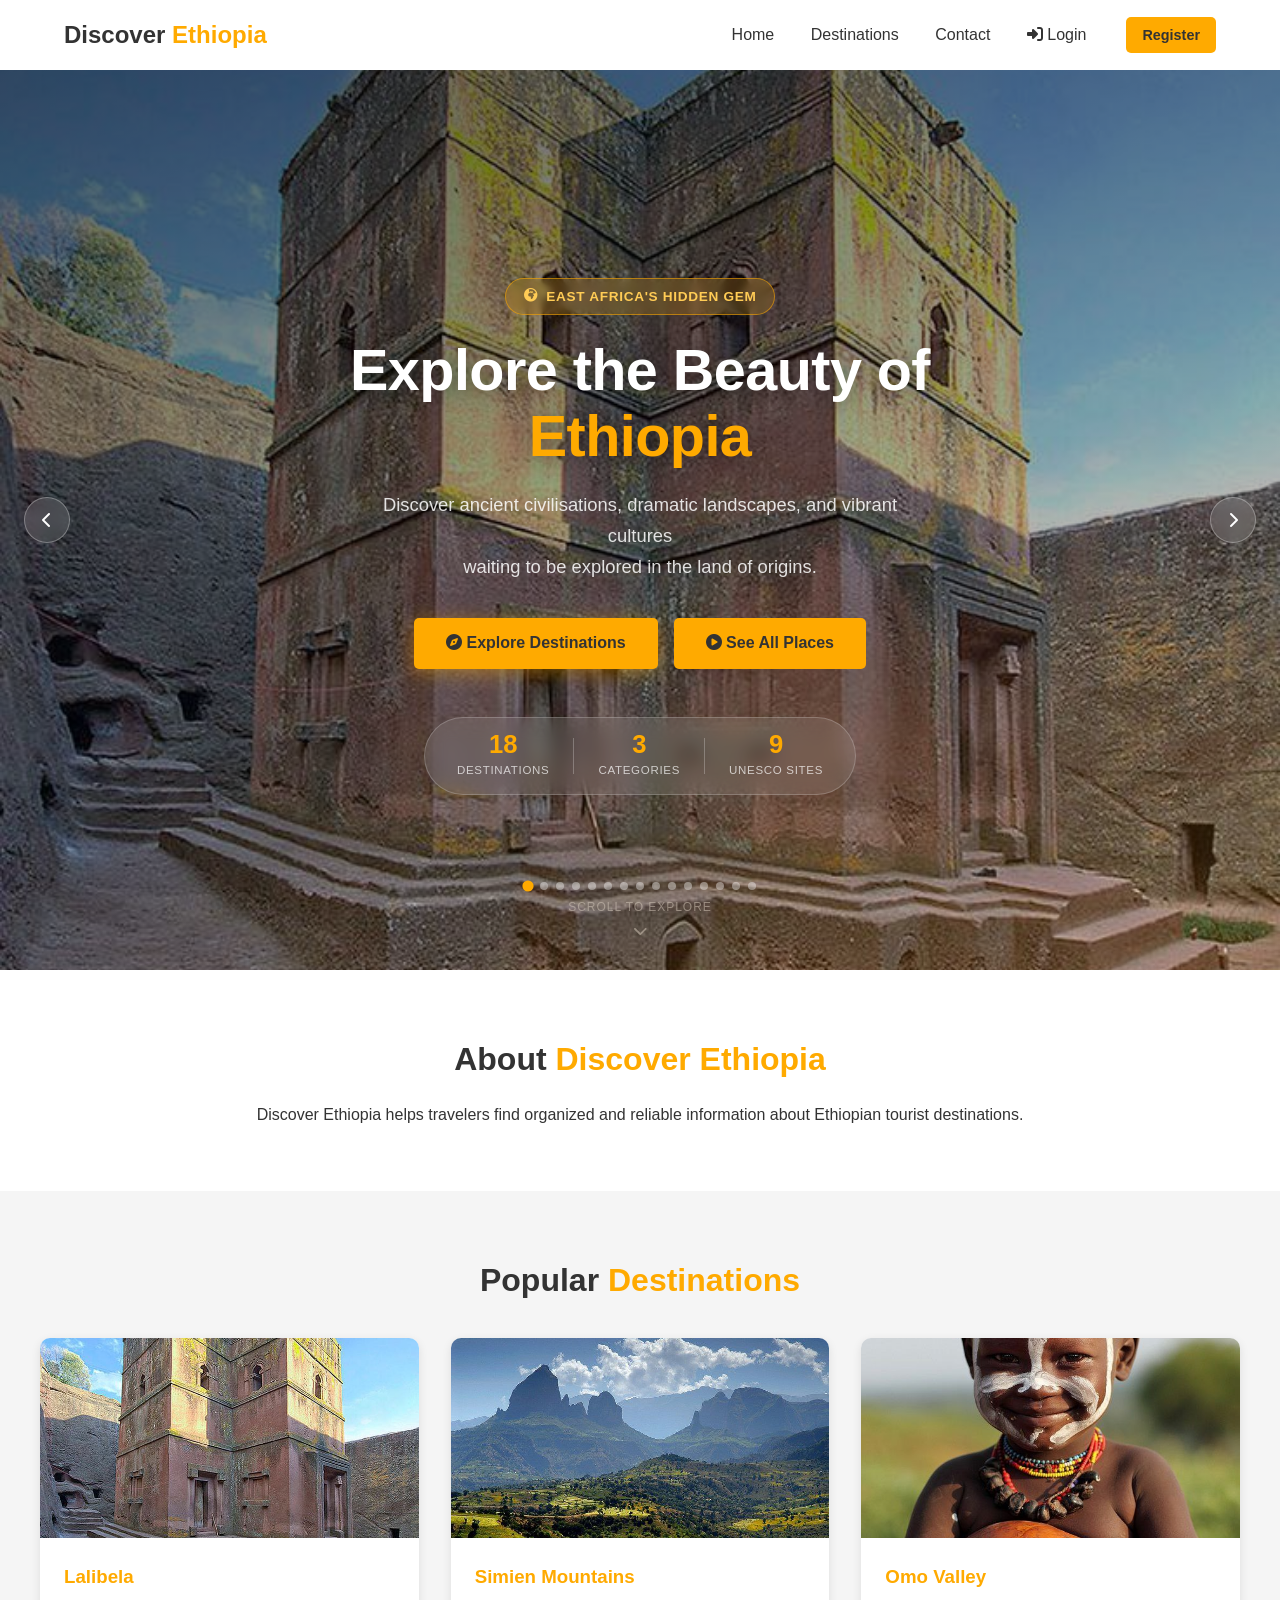
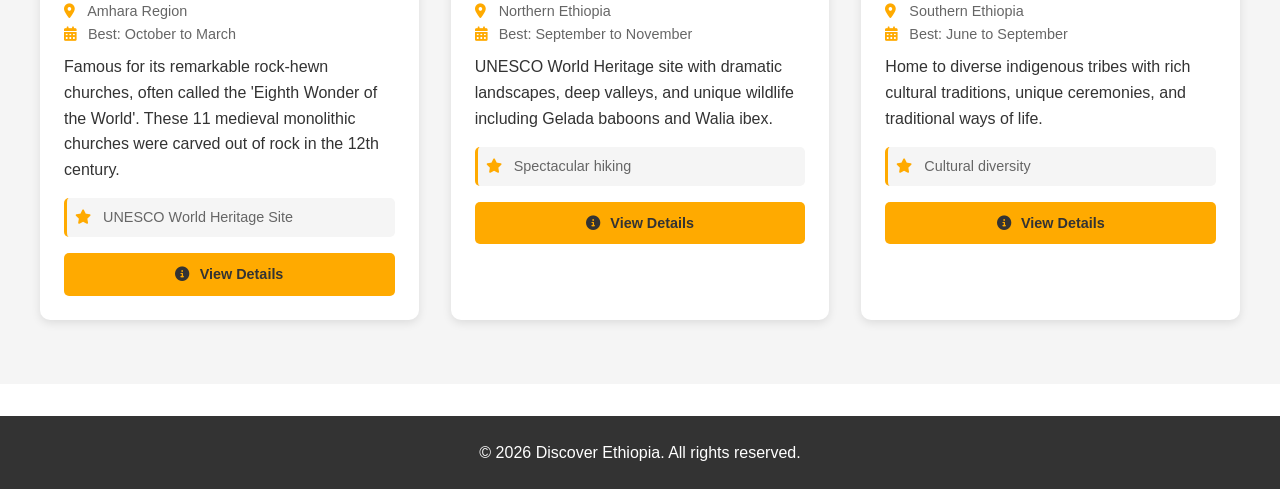
<file: index.html>
<!DOCTYPE html>
<html lang="en">
<head>
    <meta charset="UTF-8">
    <meta name="viewport" content="width=device-width, initial-scale=1.0">
    <title>Discover Ethiopia</title>
    <link rel="stylesheet" href="css/style.css">
    <link rel="stylesheet" href="https://cdnjs.cloudflare.com/ajax/libs/font-awesome/6.4.0/css/all.min.css">
</head>
<body>
    <nav>
        <div class="logo">Discover <span>Ethiopia</span></div>
        <div class="nav-links">
            <a href="index.html">Home</a>
            <a href="destinations.html">Destinations</a>
            <a href="contact.html">Contact</a>
            <div id="authNav"></div>
        </div>
    </nav>

    <div class="hero">
        <div class="hero-slides" id="heroSlides"></div>
        <div class="hero-dots" id="heroDots"></div>
        <button class="hero-arrow hero-arrow-prev" id="heroPrev" aria-label="Previous slide">
            <i class="fas fa-chevron-left"></i>
        </button>
        <button class="hero-arrow hero-arrow-next" id="heroNext" aria-label="Next slide">
            <i class="fas fa-chevron-right"></i>
        </button>
        <div class="hero-content">
            <div class="hero-badge"><i class="fas fa-globe-africa"></i> East Africa's Hidden Gem</div>
            <h1>Explore the Beauty of<br><span class="gold">Ethiopia</span></h1>
            <p>Discover ancient civilisations, dramatic landscapes, and vibrant cultures<br>waiting to be explored in the land of origins.</p>
            <div class="hero-actions">
                <a href="destinations.html" class="btn hero-btn-primary">
                    <i class="fas fa-compass"></i> Explore Destinations
                </a>
                <a href="destinations.html" class="btn hero-btn-secondary">
                    <i class="fas fa-play-circle"></i> See All Places
                </a>
            </div>
            <div class="hero-stats">
                <div class="hero-stat">
                    <span class="stat-number">18</span>
                    <span class="stat-label">Destinations</span>
                </div>
                <div class="hero-stat-divider"></div>
                <div class="hero-stat">
                    <span class="stat-number">3</span>
                    <span class="stat-label">Categories</span>
                </div>
                <div class="hero-stat-divider"></div>
                <div class="hero-stat">
                    <span class="stat-number">9</span>
                    <span class="stat-label">UNESCO Sites</span>
                </div>
            </div>
        </div>
        <div class="hero-scroll-hint">
            <span>Scroll to explore</span>
            <i class="fas fa-chevron-down"></i>
        </div>
    </div>

    <div class="about">
        <h2>About <span class="gold">Discover Ethiopia</span></h2>
        <p>Discover Ethiopia helps travelers find organized and reliable information about Ethiopian tourist destinations.</p>
    </div>

    <div class="popular">
        <h2>Popular <span class="gold">Destinations</span></h2>
        <div class="destination-list" id="featuredDestinations"></div>
    </div>

    <footer>
        <p>© 2026 Discover Ethiopia. All rights reserved.</p>
    </footer>

    <script src="js/auth.js"></script>
    <script src="js/script.js"></script>
    <script>
        const heroImages = [
            { src: 'assets/Lalibela.jpg.jpg',        caption: 'Lalibela' },
            { src: 'assets/simen mountains.jpg.jpg', caption: 'Simien Mountains' },
            { src: 'assets/depression.jpg',          caption: 'Danakil Depression' },
            { src: 'assets/gondar.jpg',              caption: 'Gondar Castles' },
            { src: 'assets/omo.jpg',                 caption: 'Omo Valley' },
            { src: 'assets/Axum.jpg',                caption: 'Axum' },
            { src: 'assets/blue nile.jpg.jpg',       caption: 'Blue Nile Falls' },
            { src: 'assets/timket.jpg',              caption: 'Timket Festival' },
            { src: 'assets/tana.jpg',                caption: 'Lake Tana' },
            { src: 'assets/harar.jpg',               caption: 'Harar Jugol' },
            { src: 'assets/Erta Ale.jpg',            caption: 'Erta Ale' },
            { src: 'assets/bale.jpg',                caption: 'Bale Mountains' },
            { src: 'assets/meskel.jpg',              caption: 'Meskel Festival' },
            { src: 'assets/coffee.jpg',              caption: 'Coffee Ceremony' },
            { src: 'assets/merkato.jpg',             caption: 'Addis Merkato' },
        ];

        const slidesEl = document.getElementById('heroSlides');
        const dotsEl   = document.getElementById('heroDots');
        const prevBtn  = document.getElementById('heroPrev');
        const nextBtn  = document.getElementById('heroNext');
        let current = 0, timer;

        heroImages.forEach((img, i) => {
            const div = document.createElement('div');
            div.className = 'hero-slide' + (i === 0 ? ' active' : '');
            div.style.backgroundImage = `url('${img.src}')`;
            slidesEl.appendChild(div);

            const dot = document.createElement('button');
            dot.className = 'hero-dot' + (i === 0 ? ' active' : '');
            dot.setAttribute('aria-label', img.caption);
            dot.addEventListener('click', () => goTo(i));
            dotsEl.appendChild(dot);
        });

        function goTo(index) {
            slidesEl.querySelectorAll('.hero-slide')[current].classList.remove('active');
            dotsEl.querySelectorAll('.hero-dot')[current].classList.remove('active');
            current = (index + heroImages.length) % heroImages.length;
            slidesEl.querySelectorAll('.hero-slide')[current].classList.add('active');
            dotsEl.querySelectorAll('.hero-dot')[current].classList.add('active');
            resetTimer();
        }

        function resetTimer() {
            clearInterval(timer);
            timer = setInterval(() => goTo(current + 1), 5000);
        }

        prevBtn.addEventListener('click', () => goTo(current - 1));
        nextBtn.addEventListener('click', () => goTo(current + 1));
        document.querySelector('.hero').addEventListener('mouseenter', () => clearInterval(timer));
        document.querySelector('.hero').addEventListener('mouseleave', resetTimer);
        resetTimer();
    </script>
</body>
</html>
</file>
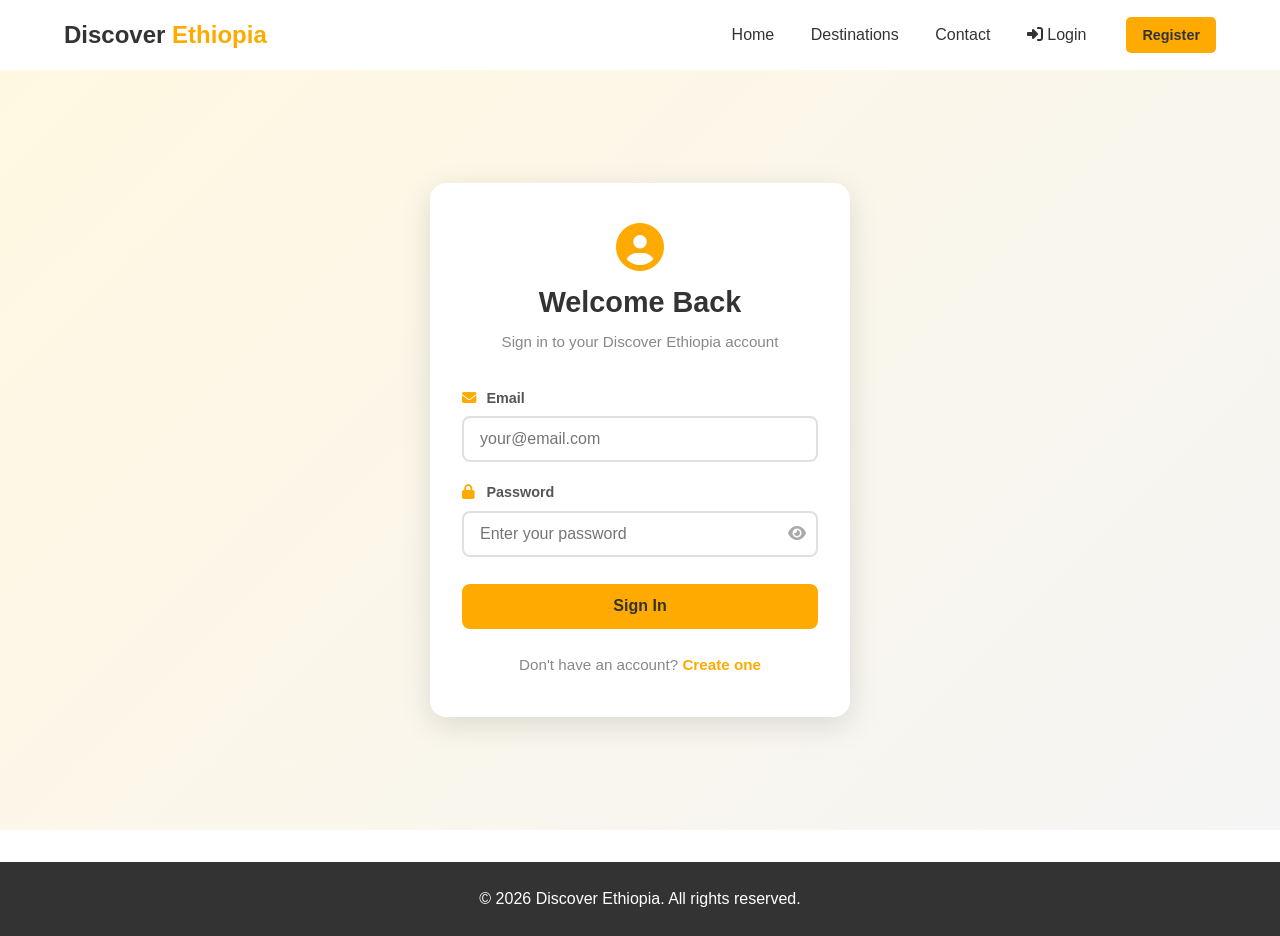
<file: admin.html>
<!DOCTYPE html>
<html lang="en">
<head>
    <meta charset="UTF-8">
    <meta name="viewport" content="width=device-width, initial-scale=1.0">
    <title>Admin - Discover Ethiopia</title>
    <link rel="stylesheet" href="css/style.css">
    <link rel="stylesheet" href="https://cdnjs.cloudflare.com/ajax/libs/font-awesome/6.4.0/css/all.min.css">
</head>
<body>
    <nav>
        <div class="logo">Discover <span>Ethiopia</span></div>
        <div class="nav-links">
            <a href="index.html">Home</a>
            <a href="destinations.html">Destinations</a>
            <a href="contact.html">Contact</a>
            <div id="authNav"></div>
        </div>
    </nav>

    <!-- Access denied (shown when not logged in) -->
    <div id="accessDenied" style="display:none;" class="detail-error">
        <i class="fas fa-lock"></i>
        <h2>Login Required</h2>
        <p>You must be logged in to access the admin panel.</p>
        <a href="login.html?redirect=admin.html" class="btn">Login</a>
    </div>

    <!-- Admin panel (shown when logged in) -->
    <div id="adminPanel" style="display:none;">

        <div class="admin-header">
            <div class="admin-header-text">
                <h1><i class="fas fa-shield-alt"></i> Admin Panel</h1>
                <p>Add and manage Ethiopian destinations</p>
            </div>
            <a href="destinations.html" class="btn btn-outline">
                <i class="fas fa-eye"></i> View All Destinations
            </a>
        </div>

        <div class="admin-container">

            <!-- ── ADD PLACE FORM ── -->
            <div class="admin-form-card">
                <h2><i class="fas fa-plus-circle"></i> Add New Destination</h2>

                <div id="formSuccess" class="auth-success" style="display:none;"></div>
                <div id="formError"   class="auth-error"   style="display:none;"></div>

                <form id="addPlaceForm" class="add-place-form">
                    <div class="form-row">
                        <div class="form-group">
                            <label>Place Name *</label>
                            <input type="text" id="pName" placeholder="e.g. Lalibela" required />
                        </div>
                        <div class="form-group">
                            <label>Region *</label>
                            <input type="text" id="pRegion" placeholder="e.g. Amhara Region" required />
                        </div>
                    </div>

                    <div class="form-row">
                        <div class="form-group">
                            <label>Category *</label>
                            <select id="pCategory" required>
                                <option value="">-- Select category --</option>
                                <option value="historical">Historical Site</option>
                                <option value="natural">Natural Wonder</option>
                                <option value="cultural">Cultural Experience</option>
                            </select>
                        </div>
                        <div class="form-group">
                            <label>Best Time to Visit *</label>
                            <input type="text" id="pBestTime" placeholder="e.g. October to March" required />
                        </div>
                    </div>

                    <div class="form-group">
                        <label>Short Description *</label>
                        <textarea id="pDescription" rows="3" placeholder="Brief overview of the place (shown on cards)..." required></textarea>
                    </div>

                    <div class="form-group">
                        <label>Importance / Why Visit *</label>
                        <input type="text" id="pImportance" placeholder="e.g. UNESCO World Heritage Site" required />
                    </div>

                    <div class="form-row">
                        <div class="form-group">
                            <label>Latitude *</label>
                            <input type="number" id="pLat" step="any" placeholder="e.g. 12.0319" required />
                        </div>
                        <div class="form-group">
                            <label>Longitude *</label>
                            <input type="number" id="pLng" step="any" placeholder="e.g. 39.0474" required />
                        </div>
                    </div>

                    <div class="form-row">
                        <div class="form-group">
                            <label>Entry Fee</label>
                            <input type="text" id="pEntryFee" placeholder="e.g. $15 USD" />
                        </div>
                        <div class="form-group">
                            <label>Suggested Duration</label>
                            <input type="text" id="pDuration" placeholder="e.g. 1-2 days" />
                        </div>
                    </div>

                    <div class="form-group">
                        <label>Highlights <span class="label-hint">(comma-separated)</span></label>
                        <input type="text" id="pHighlights" placeholder="e.g. Rock churches, Ancient ruins, UNESCO site" />
                    </div>

                    <div class="form-group">
                        <label>Image Path <span class="label-hint">(relative, e.g. assets/myimage.jpg)</span></label>
                        <input type="text" id="pImage" placeholder="assets/Lalibela.jpg.jpg" />
                    </div>

                    <button type="submit" class="btn admin-submit-btn" id="submitBtn">
                        <span id="btnText"><i class="fas fa-plus"></i> Add Destination</span>
                        <span id="btnSpinner" style="display:none;"><i class="fas fa-spinner fa-spin"></i> Saving...</span>
                    </button>
                </form>
            </div>

            <!-- ── LIVE DESTINATIONS LIST ── -->
            <div class="admin-list-card">
                <div class="admin-list-header">
                    <h2><i class="fas fa-list"></i> All Destinations</h2>
                    <span class="admin-count" id="destCount">Loading...</span>
                </div>
                <div class="admin-search">
                    <i class="fas fa-search"></i>
                    <input type="text" id="adminSearch" placeholder="Search destinations..." oninput="filterList(this.value)" />
                </div>
                <div id="adminDestList" class="admin-dest-list">
                    <div class="loading"><i class="fas fa-spinner fa-spin"></i> Loading...</div>
                </div>
            </div>

        </div>
    </div>

    <footer>
        <p>© 2026 Discover Ethiopia. All rights reserved.</p>
    </footer>

    <script src="js/auth.js"></script>
    <script>
        const API = 'https://discover-ethiopia-backend.onrender.com';
        let allDestinations = [];

        // Check auth on load
        const user = getUser();
        if (!user) {
            document.getElementById('accessDenied').style.display = 'flex';
        } else {
            document.getElementById('adminPanel').style.display = 'block';
            renderAuthNav(document.getElementById('authNav'));
            loadDestinations();
        }

         
    
// ==========================================
//  ADMIN PANEL LOGIC
// ==========================================

(async function initAdminPanel() {
    const user = await getUser(); // Support async
    const OWNER_EMAIL = 'demo-admin@discoverethiopia.com';
    
    const adminPanel = document.getElementById('adminPanel');
    if (!adminPanel) return;
    
    if (user) {
        adminPanel.style.display = 'block';
        
        // Owner-only features
        const addFormSection = document.querySelector('.admin-form-card');
        if (addFormSection) {
            addFormSection.style.display = 
                user.email === OWNER_EMAIL ? 'block' : 'none';
        }
        
        await loadDestinations(); // Wait for data to load
    } else {
        // Preserve return URL
        const returnUrl = encodeURIComponent('admin.html');
        window.location.href = `login.html?redirect=${returnUrl}`;
        return;
    }
    
    // Update navigation
    const navElement = document.getElementById('authNav');
    if (navElement && typeof renderAuthNav === 'function') {
        renderAuthNav(navElement);
    }
})();
        
        async function loadDestinations() {
            try {
                const res = await fetch(`${API}/api/destinations`);
                allDestinations = await res.json();
                renderList(allDestinations);
                document.getElementById('destCount').textContent = `${allDestinations.length} places`;
            } catch (err) {
                document.getElementById('adminDestList').innerHTML =
                    '<p class="admin-error">Could not load destinations. Is the server running?</p>';
            }
        }

        function renderList(destinations) {
            const container = document.getElementById('adminDestList');
            if (!destinations.length) {
                container.innerHTML = '<p class="admin-empty">No destinations found.</p>';
                return;
            }
            container.innerHTML = destinations.map(d => `
                <div class="admin-dest-item" id="item-${d._id}">
                    <img src="${d.image}" alt="${d.name}" onerror="this.src='assets/Lalibela.jpg.jpg'">
                    <div class="admin-dest-info">
                        <strong>${d.name}</strong>
                        <span class="admin-cat-badge admin-cat-${d.category}">${d.category}</span>
                        <small><i class="fas fa-map-marker-alt"></i> ${d.region}</small>
                    </div>
                    <div class="admin-dest-actions">
                        <a href="place.html?name=${d.name}" target="_blank" class="admin-btn-view" title="View detail">
                            <i class="fas fa-eye"></i>
                        </a>
                        <button class="admin-btn-delete" onclick="deleteDestination('${d._id}', '${d.name.replace(/'/g,"\\'")}')">
                            <i class="fas fa-trash"></i>
                        </button>
                    </div>
                </div>
            `).join('');
        }
        function filterList(query) {
            const q = query.toLowerCase();
            const filtered = allDestinations.filter(d =>
                d.name.toLowerCase().includes(q) ||
                d.region.toLowerCase().includes(q) ||
                d.category.toLowerCase().includes(q)
            );
            renderList(filtered);
        }

        // ── Add destination form submit ──
        document.getElementById('addPlaceForm').addEventListener('submit', async function(e) {
            e.preventDefault();
            hideMessages();
            setLoading(true);

            const highlights = document.getElementById('pHighlights').value
                .split(',').map(h => h.trim()).filter(Boolean);

            const payload = {
                name:        document.getElementById('pName').value.trim(),
                region:      document.getElementById('pRegion').value.trim(),
                category:    document.getElementById('pCategory').value,
                description: document.getElementById('pDescription').value.trim(),
                importance:  document.getElementById('pImportance').value.trim(),
                bestTime:    document.getElementById('pBestTime').value.trim(),
                lat:         document.getElementById('pLat').value,
                lng:         document.getElementById('pLng').value,
                entryFee:    document.getElementById('pEntryFee').value.trim(),
                duration:    document.getElementById('pDuration').value.trim(),
                image:       document.getElementById('pImage').value.trim() || 'assets/Lalibela.jpg.jpg',
                highlights
            };

            try {
                const res = await fetch(`${API}/api/destinations`, {
                    method: 'POST',
                    headers: {
                        'Content-Type': 'application/json',
                        'Authorization': `Bearer ${getToken()}`
                    },
                    body: JSON.stringify(payload)
                });

                const data = await res.json();
                if (!res.ok) throw new Error(data.message || 'Failed to add destination');

                // Add to list WITHOUT page refresh
                allDestinations.unshift(data);
                renderList(allDestinations);
                document.getElementById('destCount').textContent = `${allDestinations.length} places`;

                showSuccess(`✓ "${data.name}" added successfully!`);
                document.getElementById('addPlaceForm').reset();
                document.getElementById('adminDestList').scrollIntoView({ behavior: 'smooth' });

            } catch (err) {
                showError(err.message);
            } finally {
                setLoading(false);
            }
        });

        // ── Delete destination ──
        async function deleteDestination(id, name) {
            if (!confirm(`Delete "${name}"? This cannot be undone.`)) return;

            try {
                const res = await fetch(`${API}/api/destinations/${id}`, {
                    method: 'DELETE',
                    headers: { 'Authorization': `Bearer ${getToken()}` }
                });
                if (!res.ok) throw new Error('Delete failed');

                // Remove from list without page refresh
                allDestinations = allDestinations.filter(d => d._id !== id);
                renderList(allDestinations);
                document.getElementById('destCount').textContent = `${allDestinations.length} places`;

            } catch (err) {
                alert('Error: ' + err.message);
            }
        }

        function setLoading(on) {
            document.getElementById('submitBtn').disabled = on;
            document.getElementById('btnText').style.display = on ? 'none' : 'inline';
            document.getElementById('btnSpinner').style.display = on ? 'inline' : 'none';
        }
        function showSuccess(msg) {
            const el = document.getElementById('formSuccess');
            el.textContent = msg; el.style.display = 'block';
            setTimeout(() => el.style.display = 'none', 4000);
        }
        function showError(msg) {
            const el = document.getElementById('formError');
            el.textContent = msg; el.style.display = 'block';
        }
        function hideMessages() {
            document.getElementById('formSuccess').style.display = 'none';
            document.getElementById('formError').style.display = 'none';
        }
    </script>
</body>
</html>
</file>
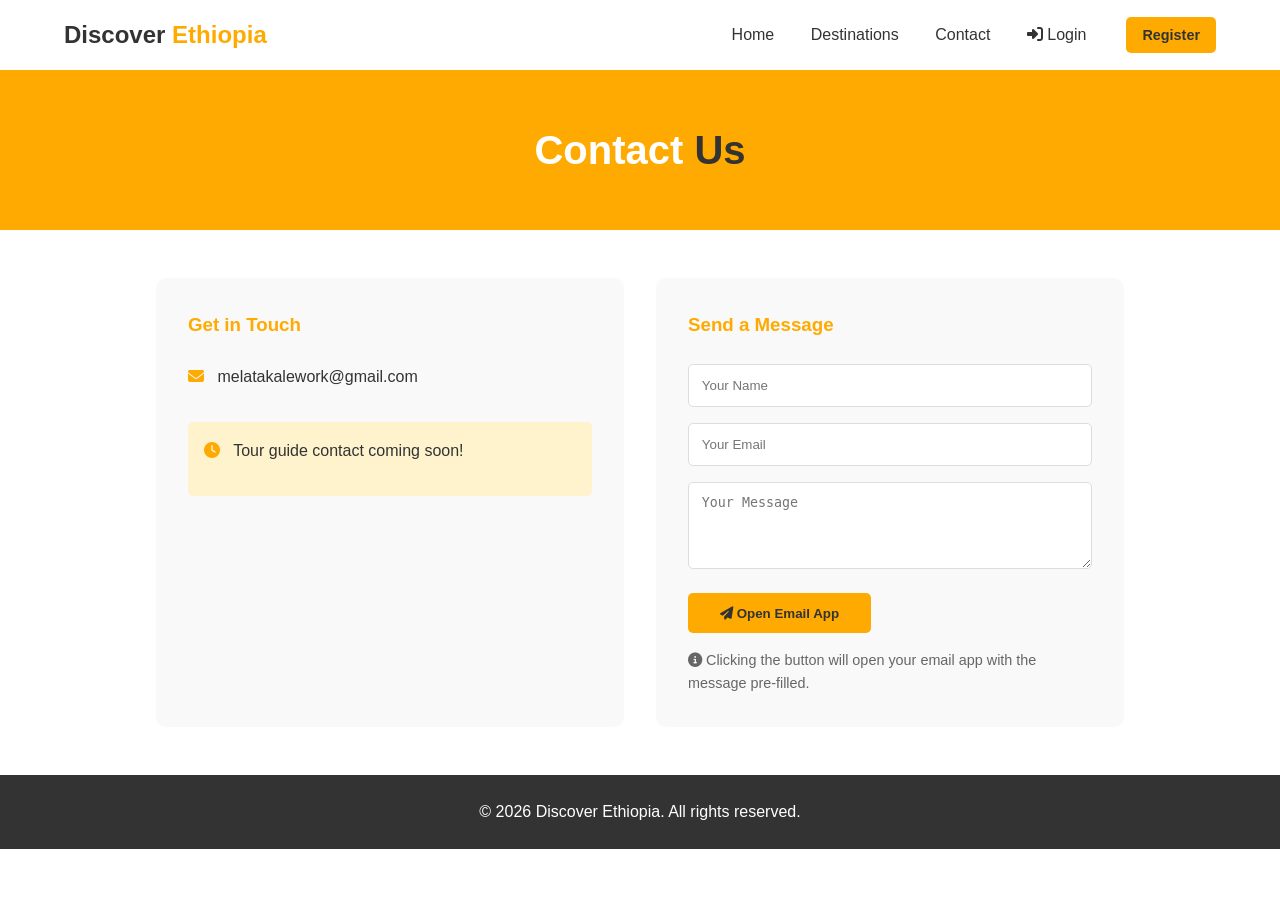
<file: contact.html>
<!doctype html>
<html lang="en">
  <head>
    <meta charset="UTF-8" />
    <meta name="viewport" content="width=device-width, initial-scale=1.0" />
    <title>Contact - Discover Ethiopia</title>
    <link rel="stylesheet" href="css/style.css" />
    <link
      rel="stylesheet"
      href="https://cdnjs.cloudflare.com/ajax/libs/font-awesome/6.4.0/css/all.min.css"
    />
  </head>
  <body>
    <nav>
      <div class="logo">Discover <span>Ethiopia</span></div>
      <div class="nav-links">
        <a href="index.html">Home</a>
        <a href="destinations.html">Destinations</a>
        <a href="contact.html">Contact</a>
        <div id="authNav"></div>
      </div>
    </nav>

    <div class="page-header">
      <h1>Contact <span class="gold">Us</span></h1>
    </div>

    <div class="contact-container">
      <div class="contact-info">
        <h3>Get in Touch</h3>
        <p><i class="fas fa-envelope"></i> melatakalework@gmail.com</p>

        <div class="coming-soon">
          <p><i class="fas fa-clock"></i> Tour guide contact coming soon!</p>
        </div>
      </div>

      <div class="contact-form">
        <h3>Send a Message</h3>
        <form id="contactForm">
          <input
            type="text"
            id="contactName"
            placeholder="Your Name"
            required
          />
          <input
            type="email"
            id="contactEmail"
            placeholder="Your Email"
            required
          />
          <textarea
            id="contactMessage"
            placeholder="Your Message"
            rows="4"
            required
          ></textarea>
          <button type="submit" class="btn">
            <i class="fas fa-paper-plane"></i> Open Email App
          </button>
        </form>
        <p class="note">
          <i class="fas fa-info-circle"></i> Clicking the button will open your
          email app with the message pre-filled.
        </p>
      </div>
    </div>

    <footer>
      <p>© 2026 Discover Ethiopia. All rights reserved.</p>
    </footer>

    <script src="js/auth.js"></script>
    <script src="js/script.js"></script>
  </body>
</html>
</file>
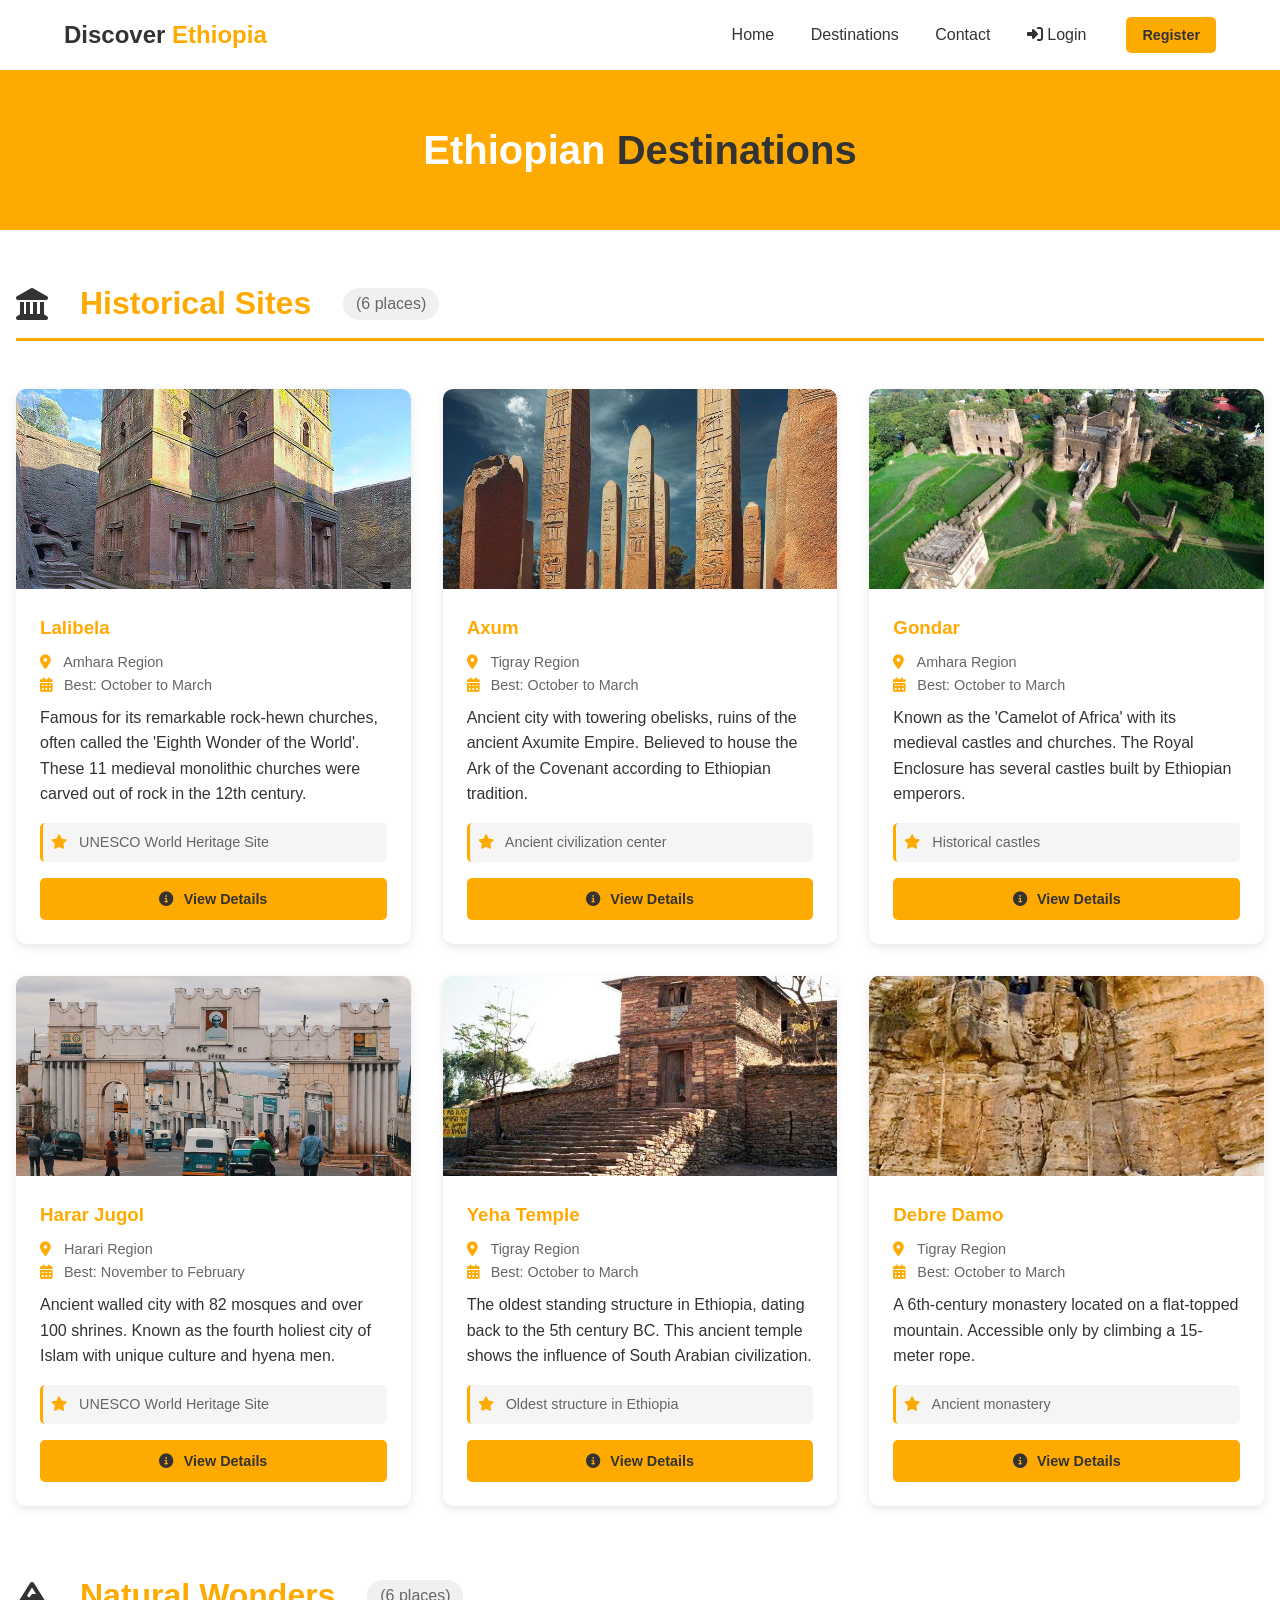
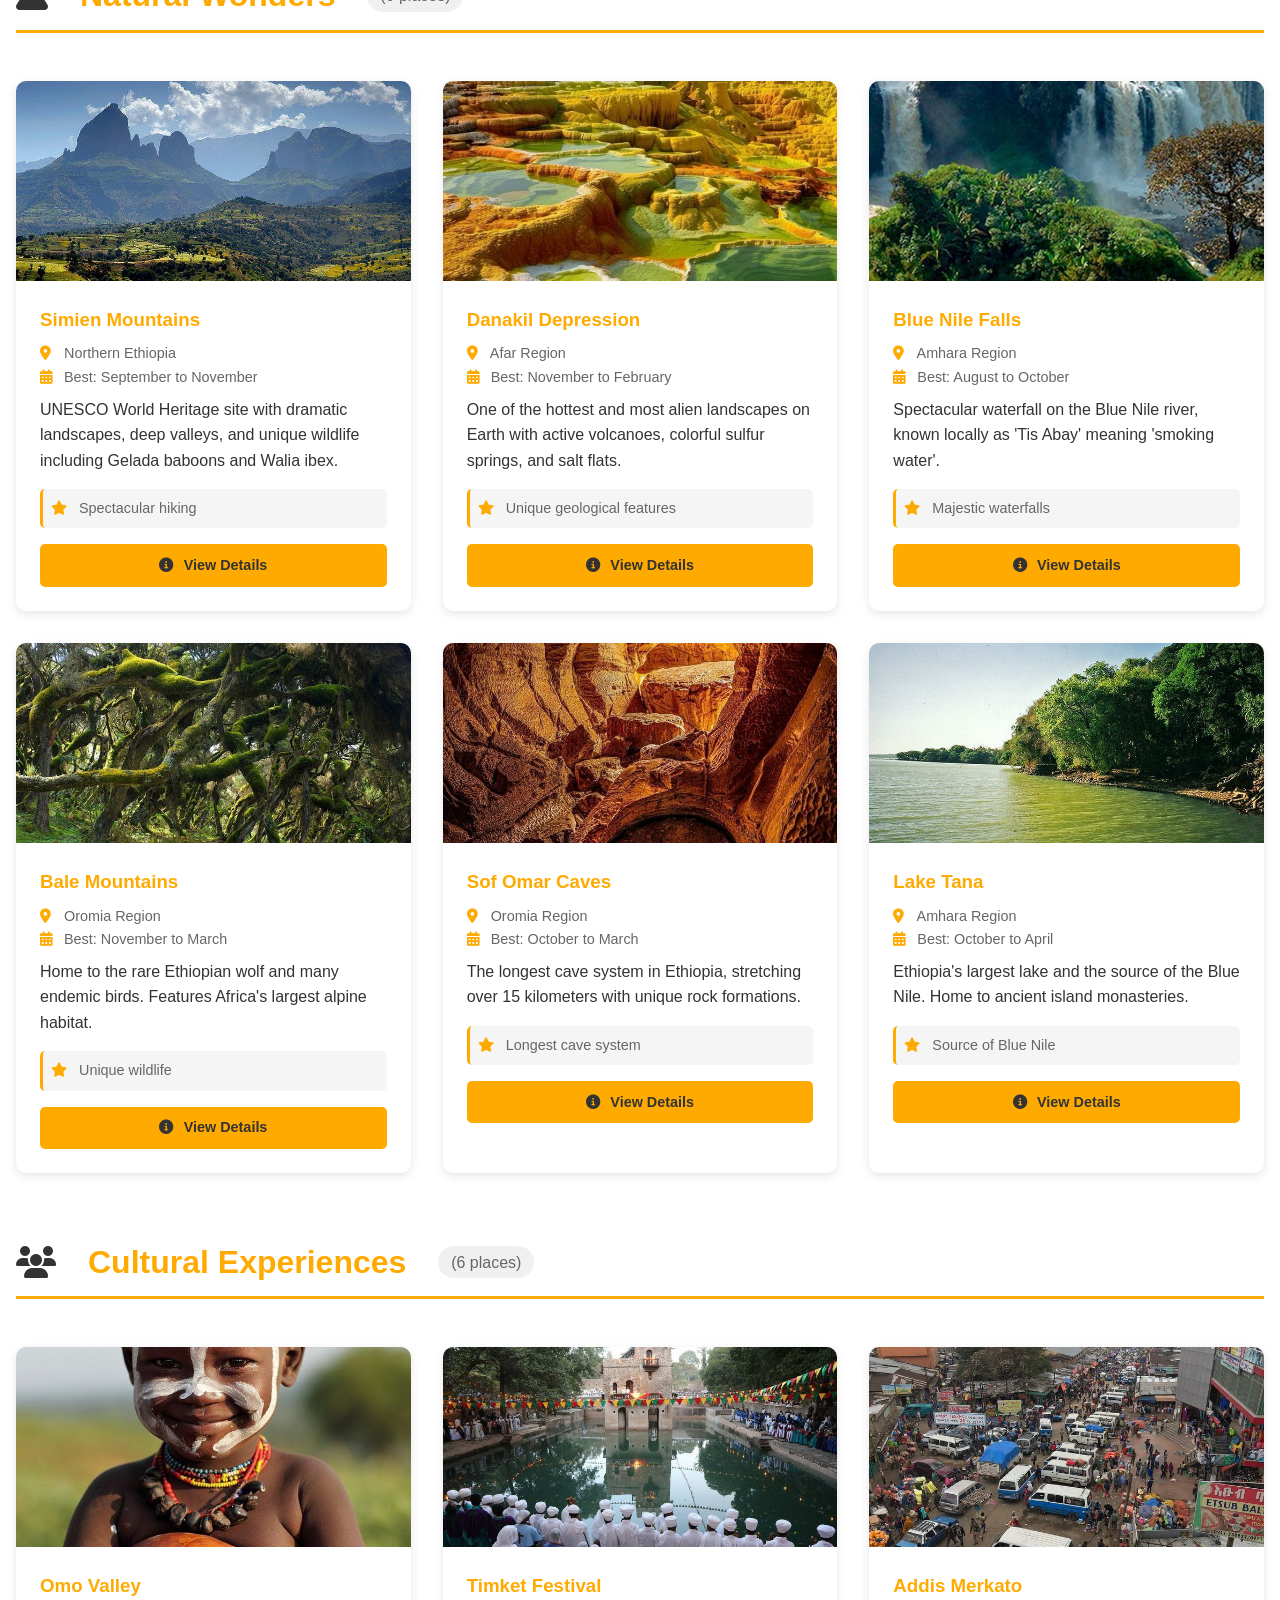
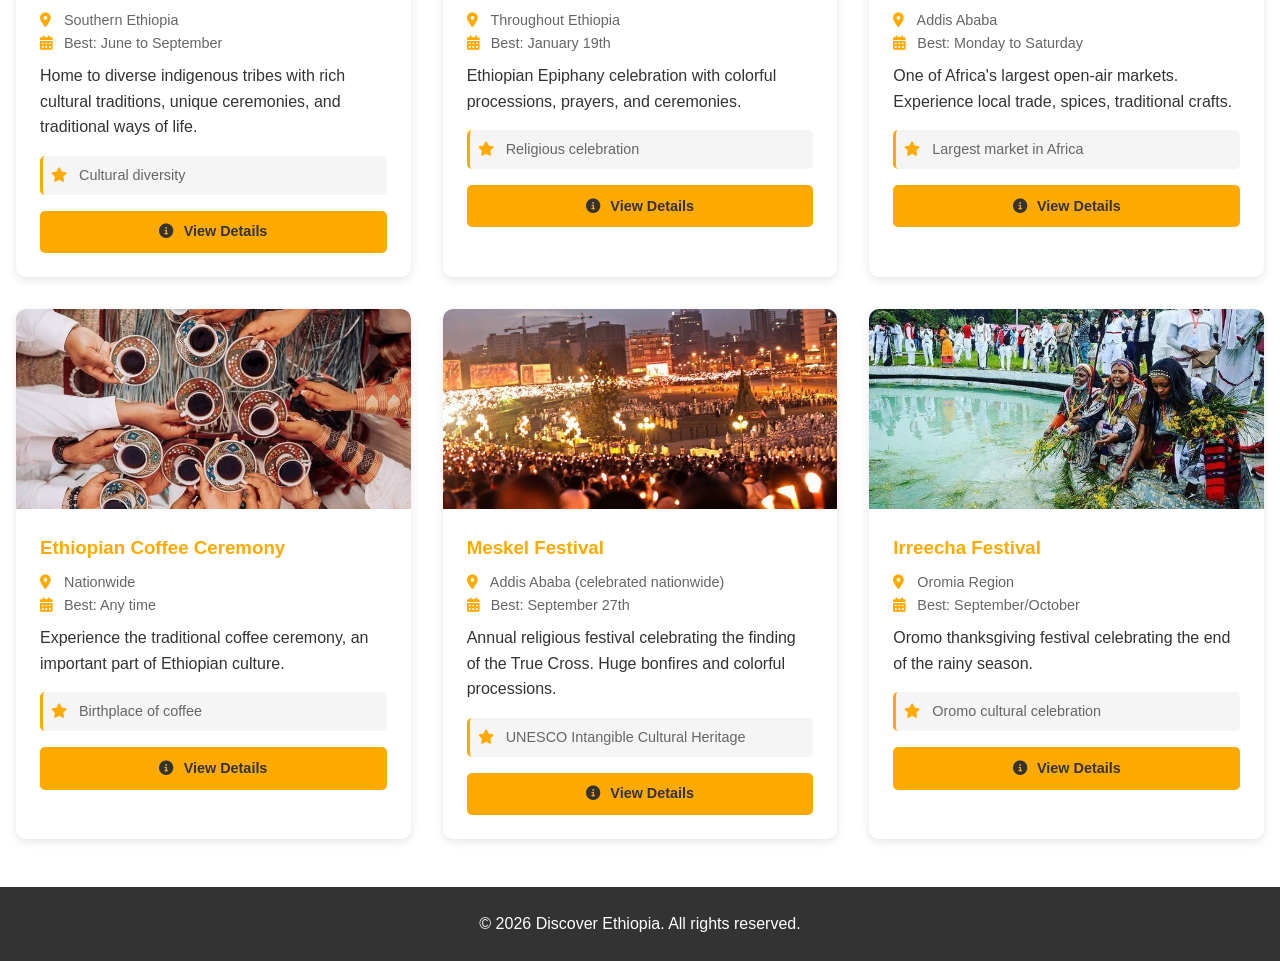
<file: destinations.html>
<!DOCTYPE html>
<html lang="en">
<head>
    <meta charset="UTF-8">
    <meta name="viewport" content="width=device-width, initial-scale=1.0">
    <title>Destinations - Discover Ethiopia</title>
    <link rel="stylesheet" href="css/style.css">
    <link rel="stylesheet" href="https://cdnjs.cloudflare.com/ajax/libs/font-awesome/6.4.0/css/all.min.css">
</head>
<body>
    <nav>
        <div class="logo">Discover <span>Ethiopia</span></div>
        <div class="nav-links">
            <a href="index.html">Home</a>
            <a href="destinations.html">Destinations</a>
            <a href="contact.html">Contact</a>
            <div id="authNav"></div>
        </div>
    </nav>

    <div class="page-header">
        <h1>Ethiopian <span style="color:#333;">Destinations</span></h1>
    </div>

    <div class="destinations-grid" id="allDestinations">
        <!-- All destinations load here -->
    </div>

    <footer>
        <p>© 2026 Discover Ethiopia. All rights reserved.</p>
    </footer>

    <script src="js/auth.js"></script>
    <script src="js/script.js"></script>
</body>
</html>
</file>
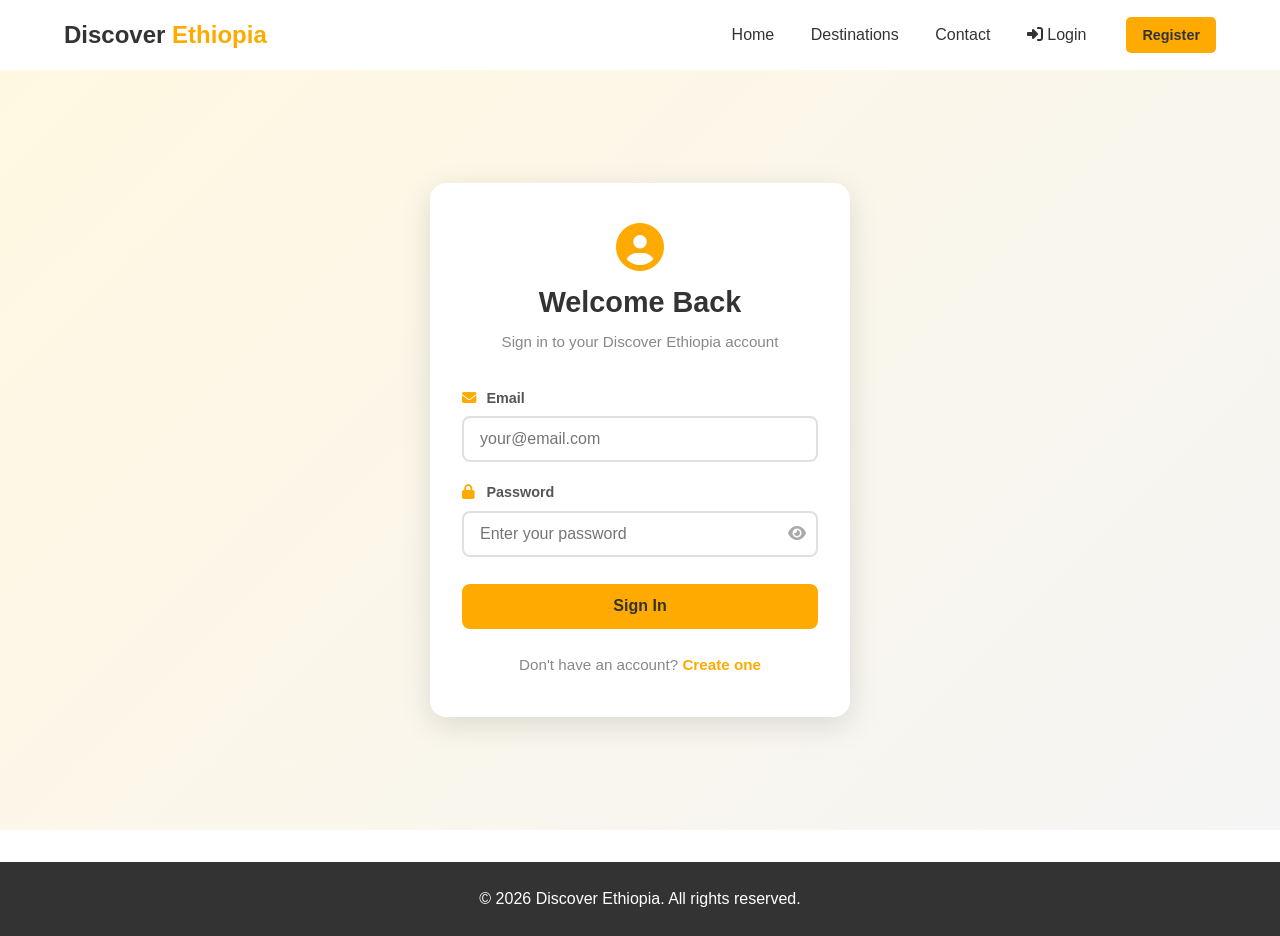
<file: login.html>
<!DOCTYPE html>
<html lang="en">
<head>
    <meta charset="UTF-8">
    <meta name="viewport" content="width=device-width, initial-scale=1.0">
    <title>Login - Discover Ethiopia</title>
    <link rel="stylesheet" href="css/style.css">
    <link rel="stylesheet" href="https://cdnjs.cloudflare.com/ajax/libs/font-awesome/6.4.0/css/all.min.css">
</head>
<body>
    <nav>
        <div class="logo">Discover <span>Ethiopia</span></div>
        <div class="nav-links">
            <a href="index.html">Home</a>
            <a href="destinations.html">Destinations</a>
            <a href="contact.html">Contact</a>
            <div id="authNav"></div>
        </div>
    </nav>

    <div class="auth-page">
        <div class="auth-card">
            <div class="auth-header">
                <i class="fas fa-user-circle auth-icon"></i>
                <h2>Welcome Back</h2>
                <p>Sign in to your Discover Ethiopia account</p>
            </div>

            <div id="authError" class="auth-error" style="display:none;"></div>
            <div id="authSuccess" class="auth-success" style="display:none;"></div>

            <form id="loginForm" class="auth-form">
                <div class="form-group">
                    <label for="email"><i class="fas fa-envelope"></i> Email</label>
                    <input type="email" id="email" placeholder="your@email.com" required autocomplete="email"/>
                </div>
                <div class="form-group">
                    <label for="password"><i class="fas fa-lock"></i> Password</label>
                    <div class="password-wrap">
                        <input type="password" id="password" placeholder="Enter your password" required autocomplete="current-password"/>
                        <button type="button" class="toggle-password" onclick="togglePassword('password')">
                            <i class="fas fa-eye"></i>
                        </button>
                    </div>
                </div>
                <button type="submit" class="btn auth-btn" id="submitBtn">
                    <span id="btnText">Sign In</span>
                    <span id="btnSpinner" style="display:none;"><i class="fas fa-spinner fa-spin"></i></span>
                </button>
            </form>

            <div class="auth-footer">
                <p>Don't have an account? <a href="register.html">Create one</a></p>
            </div>
        </div>
    </div>

    <footer>
        <p>© 2026 Discover Ethiopia. All rights reserved.</p>
    </footer>

    <script src="js/auth.js"></script>
    <script>
        const API = 'https://discover-ethiopia-backend.onrender.com';

        // Redirect if already logged in
        if (getToken()) window.location.href = 'index.html';

        renderAuthNav(document.getElementById('authNav'));

        document.getElementById('loginForm').addEventListener('submit', async function(e) {
            e.preventDefault();
            const email = document.getElementById('email').value.trim();
            const password = document.getElementById('password').value;

            hideMessages();
            setLoading(true);

            try {
                const res = await fetch(`${API}/api/auth/login`, {
                    method: 'POST',
                    headers: { 'Content-Type': 'application/json' },
                    body: JSON.stringify({ email, password })
                });
                const data = await res.json();

                if (!res.ok) throw new Error(data.message || 'Login failed');

                saveAuth(data.token, data.user);
                showSuccess('Login successful! Redirecting...');
                setTimeout(() => {
                    const redirect = new URLSearchParams(window.location.search).get('redirect') || 'index.html';
                    window.location.href = redirect;
                }, 800);
            } catch (err) {
                showError(err.message);
            } finally {
                setLoading(false);
            }
        });

        function setLoading(on) {
            document.getElementById('submitBtn').disabled = on;
            document.getElementById('btnText').style.display = on ? 'none' : 'inline';
            document.getElementById('btnSpinner').style.display = on ? 'inline' : 'none';
        }
        function showError(msg) {
            const el = document.getElementById('authError');
            el.textContent = msg;
            el.style.display = 'block';
        }
        function showSuccess(msg) {
            const el = document.getElementById('authSuccess');
            el.textContent = msg;
            el.style.display = 'block';
        }
        function hideMessages() {
            document.getElementById('authError').style.display = 'none';
            document.getElementById('authSuccess').style.display = 'none';
        }
    </script>
</body>
</html>
</file>
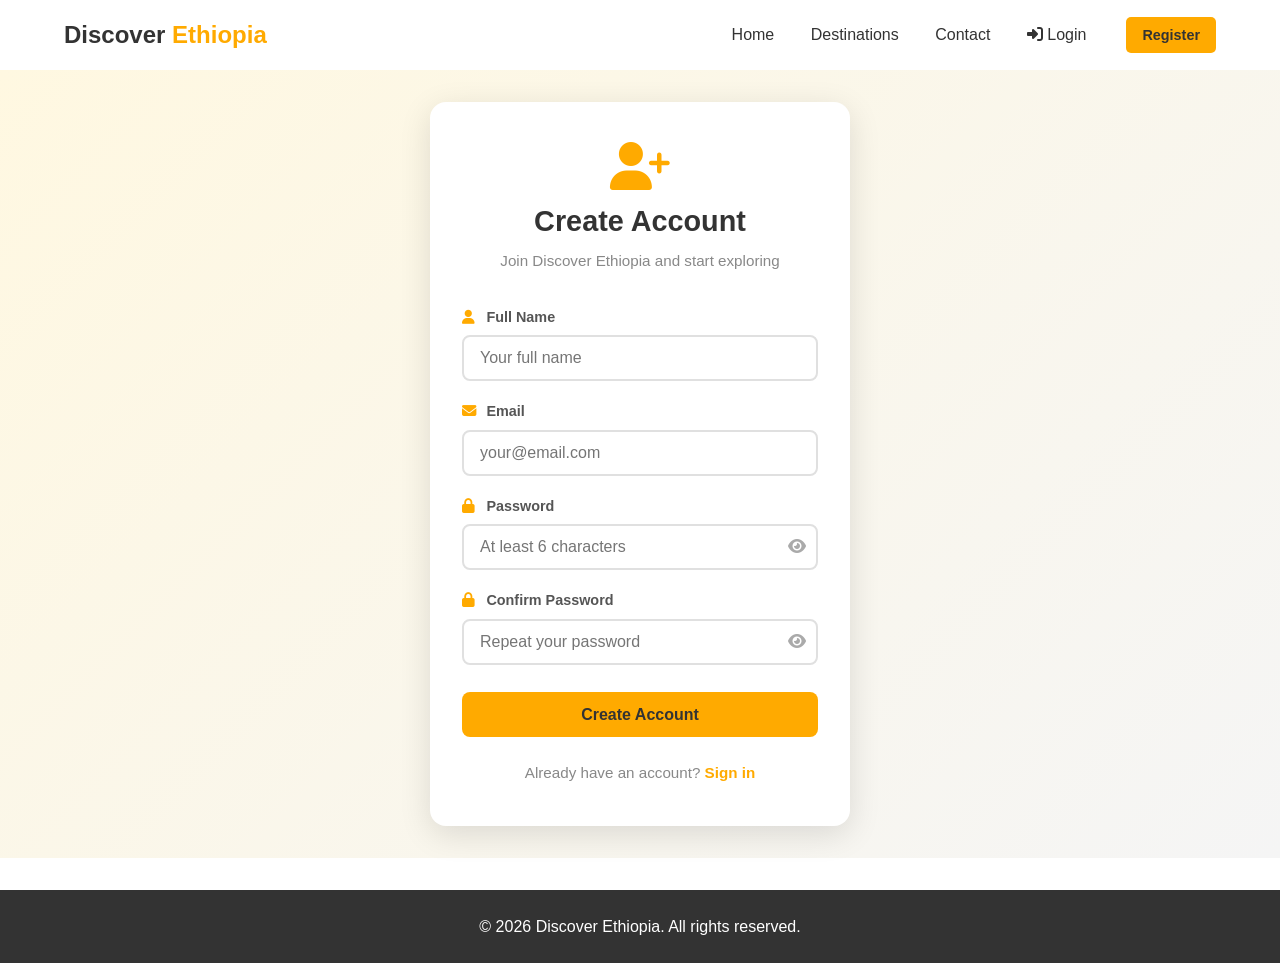
<file: register.html>
<!DOCTYPE html>
<html lang="en">
<head>
    <meta charset="UTF-8">
    <meta name="viewport" content="width=device-width, initial-scale=1.0">
    <title>Register - Discover Ethiopia</title>
    <link rel="stylesheet" href="css/style.css">
    <link rel="stylesheet" href="https://cdnjs.cloudflare.com/ajax/libs/font-awesome/6.4.0/css/all.min.css">
</head>
<body>
    <nav>
        <div class="logo">Discover <span>Ethiopia</span></div>
        <div class="nav-links">
            <a href="index.html">Home</a>
            <a href="destinations.html">Destinations</a>
            <a href="contact.html">Contact</a>
            <div id="authNav"></div>
        </div>
    </nav>

    <div class="auth-page">
        <div class="auth-card">
            <div class="auth-header">
                <i class="fas fa-user-plus auth-icon"></i>
                <h2>Create Account</h2>
                <p>Join Discover Ethiopia and start exploring</p>
            </div>

            <div id="authError" class="auth-error" style="display:none;"></div>
            <div id="authSuccess" class="auth-success" style="display:none;"></div>

            <form id="registerForm" class="auth-form">
                <div class="form-group">
                    <label for="name"><i class="fas fa-user"></i> Full Name</label>
                    <input type="text" id="name" placeholder="Your full name" required autocomplete="name"/>
                </div>
                <div class="form-group">
                    <label for="email"><i class="fas fa-envelope"></i> Email</label>
                    <input type="email" id="email" placeholder="your@email.com" required autocomplete="email"/>
                </div>
                <div class="form-group">
                    <label for="password"><i class="fas fa-lock"></i> Password</label>
                    <div class="password-wrap">
                        <input type="password" id="password" placeholder="At least 6 characters" required autocomplete="new-password" minlength="6"/>
                        <button type="button" class="toggle-password" onclick="togglePassword('password')">
                            <i class="fas fa-eye"></i>
                        </button>
                    </div>
                </div>
                <div class="form-group">
                    <label for="confirmPassword"><i class="fas fa-lock"></i> Confirm Password</label>
                    <div class="password-wrap">
                        <input type="password" id="confirmPassword" placeholder="Repeat your password" required autocomplete="new-password"/>
                        <button type="button" class="toggle-password" onclick="togglePassword('confirmPassword')">
                            <i class="fas fa-eye"></i>
                        </button>
                    </div>
                </div>
                <button type="submit" class="btn auth-btn" id="submitBtn">
                    <span id="btnText">Create Account</span>
                    <span id="btnSpinner" style="display:none;"><i class="fas fa-spinner fa-spin"></i></span>
                </button>
            </form>

            <div class="auth-footer">
                <p>Already have an account? <a href="login.html">Sign in</a></p>
            </div>
        </div>
    </div>

    <footer>
        <p>© 2026 Discover Ethiopia. All rights reserved.</p>
    </footer>

    <script src="js/auth.js"></script>
    <script>
        const API = 'https://discover-ethiopia-backend.onrender.com';

        // Redirect if already logged in
        if (getToken()) window.location.href = 'index.html';

        renderAuthNav(document.getElementById('authNav'));

        document.getElementById('registerForm').addEventListener('submit', async function(e) {
            e.preventDefault();
            const name = document.getElementById('name').value.trim();
            const email = document.getElementById('email').value.trim();
            const password = document.getElementById('password').value;
            const confirmPassword = document.getElementById('confirmPassword').value;

            hideMessages();

            if (password !== confirmPassword) {
                showError('Passwords do not match');
                return;
            }

            setLoading(true);

            try {
                const res = await fetch(`${API}/api/auth/register`, {
                    method: 'POST',
                    headers: { 'Content-Type': 'application/json' },
                    body: JSON.stringify({ name, email, password })
                });
                const data = await res.json();

                if (!res.ok) throw new Error(data.message || 'Registration failed');

                saveAuth(data.token, data.user);
                showSuccess('Account created! Redirecting...');
                setTimeout(() => window.location.href = 'index.html', 800);
            } catch (err) {
                showError(err.message);
            } finally {
                setLoading(false);
            }
        });

        function setLoading(on) {
            document.getElementById('submitBtn').disabled = on;
            document.getElementById('btnText').style.display = on ? 'none' : 'inline';
            document.getElementById('btnSpinner').style.display = on ? 'inline' : 'none';
        }
        function showError(msg) {
            const el = document.getElementById('authError');
            el.textContent = msg;
            el.style.display = 'block';
        }
        function showSuccess(msg) {
            const el = document.getElementById('authSuccess');
            el.textContent = msg;
            el.style.display = 'block';
        }
        function hideMessages() {
            document.getElementById('authError').style.display = 'none';
            document.getElementById('authSuccess').style.display = 'none';
        }
    </script>
</body>
</html>
</file>
<file: css/style.css>
* {
    margin: 0;
    padding: 0;
    box-sizing: border-box;
}

body {
    font-family: Arial, sans-serif;
    line-height: 1.6;
    color: #333;
}

.gold {
    color: #ffaa00;
}

/* Navigation */
nav {
    display: flex;
    justify-content: space-between;
    align-items: center;
    padding: 1rem 5%;
    background: white;
    box-shadow: 0 2px 5px rgba(0,0,0,0.1);
}

.logo {
    font-size: 1.5rem;
    font-weight: bold;
}

.logo span {
    color: #ffaa00;
}

.nav-links a {
    margin-left: 2rem;
    text-decoration: none;
    color: #333;
    transition: color 0.3s;
}

.nav-links a:hover {
    color: #ffaa00;
}

/* Hero Section */
.hero {
    position: relative;
    min-height: 100vh;
    color: white;
    display: flex;
    flex-direction: column;
    align-items: center;
    justify-content: center;
    text-align: center;
    padding: 6rem 1.5rem 4rem;
    overflow: hidden;
}

/* ── Slideshow layers ── */
.hero-slides {
    position: absolute;
    inset: 0;
    z-index: 0;
}

.hero-slide {
    position: absolute;
    inset: 0;
    background-size: cover;
    background-position: center;
    opacity: 0;
    transition: opacity 1.2s ease;
    /* Ken Burns zoom */
    animation: kenburns 10s ease-in-out infinite alternate;
}

.hero-slide.active {
    opacity: 1;
}

@keyframes kenburns {
    from { transform: scale(1);    }
    to   { transform: scale(1.08); }
}

/* Gradient overlay on top of slides */
.hero::after {
    content: '';
    position: absolute;
    inset: 0;
    background: linear-gradient(160deg, rgba(0,0,0,0.62) 0%, rgba(0,0,0,0.32) 55%, rgba(255,140,0,0.20) 100%);
    z-index: 1;
    pointer-events: none;
}

/* ── Arrows ── */
.hero-arrow {
    position: absolute;
    top: 50%;
    transform: translateY(-50%);
    z-index: 3;
    background: rgba(255,255,255,0.12);
    border: 1.5px solid rgba(255,255,255,0.3);
    color: white;
    width: 46px;
    height: 46px;
    border-radius: 50%;
    font-size: 1rem;
    cursor: pointer;
    backdrop-filter: blur(6px);
    transition: background 0.25s, transform 0.25s;
    display: flex;
    align-items: center;
    justify-content: center;
}

.hero-arrow:hover {
    background: rgba(255,170,0,0.55);
    border-color: #ffaa00;
    transform: translateY(-50%) scale(1.1);
}

.hero-arrow-prev { left: 1.5rem; }
.hero-arrow-next { right: 1.5rem; }

/* ── Dots ── */
.hero-dots {
    position: absolute;
    bottom: 5rem;
    left: 50%;
    transform: translateX(-50%);
    z-index: 3;
    display: flex;
    gap: 0.5rem;
}

.hero-dot {
    width: 8px;
    height: 8px;
    border-radius: 50%;
    border: none;
    background: rgba(255,255,255,0.4);
    cursor: pointer;
    padding: 0;
    transition: background 0.3s, transform 0.3s;
}

.hero-dot.active {
    background: #ffaa00;
    transform: scale(1.4);
}

.hero-dot:hover { background: rgba(255,255,255,0.8); }

.hero-content {
    position: relative;
    z-index: 2;
    max-width: 780px;
}

.hero-badge {
    display: inline-flex;
    align-items: center;
    gap: 0.5rem;
    background: rgba(255,170,0,0.18);
    border: 1px solid rgba(255,170,0,0.55);
    color: #ffcc55;
    font-size: 0.85rem;
    font-weight: 600;
    letter-spacing: 0.05em;
    text-transform: uppercase;
    padding: 0.4rem 1.1rem;
    border-radius: 50px;
    margin-bottom: 1.4rem;
    backdrop-filter: blur(4px);
}

.hero h1 {
    font-size: 3.6rem;
    font-weight: 800;
    line-height: 1.15;
    margin-bottom: 1.2rem;
    text-shadow: 0 2px 20px rgba(0,0,0,0.4);
    letter-spacing: -0.01em;
}

.hero p {
    font-size: 1.15rem;
    line-height: 1.7;
    margin-bottom: 2.2rem;
    color: rgba(255,255,255,0.85);
    max-width: 560px;
    margin-left: auto;
    margin-right: auto;
}

.hero-actions {
    display: flex;
    gap: 1rem;
    justify-content: center;
    flex-wrap: wrap;
    margin-bottom: 3rem;
}

.hero-btn-primary {
    background: #ffaa00;
    color: #1a1a1a;
    padding: 0.85rem 2rem;
    font-size: 1rem;
    font-weight: 700;
    border-radius: 8px;
    display: inline-flex;
    align-items: center;
    gap: 0.5rem;
    box-shadow: 0 4px 20px rgba(255,170,0,0.45);
    text-decoration: none;
    transition: all 0.3s;
}

.hero-btn-primary:hover {
    background: #e69900;
    transform: translateY(-2px);
    box-shadow: 0 8px 28px rgba(255,170,0,0.55);
}

.hero-btn-secondary {
    background: rgba(255,255,255,0.12);
    color: white;
    padding: 0.85rem 2rem;
    font-size: 1rem;
    font-weight: 600;
    border-radius: 8px;
    border: 1.5px solid rgba(255,255,255,0.4);
    display: inline-flex;
    align-items: center;
    gap: 0.5rem;
    backdrop-filter: blur(6px);
    text-decoration: none;
    transition: all 0.3s;
}

.hero-btn-secondary:hover {
    background: rgba(255,255,255,0.22);
    border-color: rgba(255,255,255,0.7);
    transform: translateY(-2px);
}

.hero-stats {
    display: inline-flex;
    align-items: center;
    gap: 1.5rem;
    background: rgba(255,255,255,0.1);
    border: 1px solid rgba(255,255,255,0.2);
    backdrop-filter: blur(10px);
    padding: 0.9rem 2rem;
    border-radius: 50px;
}

.hero-stat {
    display: flex;
    flex-direction: column;
    align-items: center;
}

.stat-number {
    font-size: 1.6rem;
    font-weight: 800;
    color: #ffaa00;
    line-height: 1;
}

.stat-label {
    font-size: 0.72rem;
    color: rgba(255,255,255,0.7);
    text-transform: uppercase;
    letter-spacing: 0.06em;
    margin-top: 0.2rem;
}

.hero-stat-divider {
    width: 1px;
    height: 36px;
    background: rgba(255,255,255,0.25);
}

.hero-scroll-hint {
    position: absolute;
    z-index: 2;
    bottom: 2rem;
    left: 50%;
    transform: translateX(-50%);
    display: flex;
    flex-direction: column;
    align-items: center;
    gap: 0.4rem;
    font-size: 0.75rem;
    color: rgba(255,255,255,0.5);
    letter-spacing: 0.08em;
    text-transform: uppercase;
    animation: bounce 2s infinite;
    z-index: 1;
}

.hero-scroll-hint i { font-size: 0.9rem; }

@keyframes bounce {
    0%, 100% { transform: translateX(-50%) translateY(0); }
    50%       { transform: translateX(-50%) translateY(6px); }
}

/* Buttons */
.btn {
    display: inline-block;
    background: #ffaa00;
    color: #333;
    padding: 0.8rem 2rem;
    text-decoration: none;
    border-radius: 5px;
    font-weight: bold;
    border: none;
    cursor: pointer;
    transition: all 0.3s;
}

.btn:hover {
    background: #e69900;
    transform: scale(1.05);
}

/* About Section */
.about {
    text-align: center;
    padding: 4rem 1rem;
    max-width: 800px;
    margin: 0 auto;
}

.about h2 {
    margin-bottom: 1rem;
    font-size: 2rem;
}

/* Popular Destinations */
.popular {
    background: #f5f5f5;
    padding: 4rem 1rem;
    text-align: center;
}

.popular h2 {
    margin-bottom: 2rem;
    font-size: 2rem;
}

.destination-list {
    display: grid;
    grid-template-columns: repeat(auto-fit, minmax(280px, 1fr));
    gap: 2rem;
    max-width: 1200px;
    margin: 0 auto;
}

/* Destination Cards */
.destination-card {
    background: white;
    border-radius: 10px;
    overflow: hidden;
    box-shadow: 0 3px 10px rgba(0,0,0,0.1);
    transition: transform 0.3s;
}

.destination-card:hover {
    transform: translateY(-5px);
    box-shadow: 0 5px 20px rgba(255,170,0,0.3);
}

.card-image {
    height: 200px;
    overflow: hidden;
}

.card-image img {
    width: 100%;
    height: 100%;
    object-fit: cover;
}

.card-content {
    padding: 1.5rem;
    text-align: left;
}

.card-content h3 {
    color: #ffaa00;
    margin-bottom: 0.5rem;
}

.destination-meta {
    color: #666;
    font-size: 0.9rem;
    margin-bottom: 0.5rem;
}

.destination-meta i {
    color: #ffaa00;
    width: 20px;
}

/* Destinations Grid */
.destinations-grid {
    display: grid;
    grid-template-columns: repeat(auto-fit, minmax(300px, 1fr));
    gap: 2rem;
    max-width: 1200px;
    margin: 2rem auto;
    padding: 0 1rem;
}

/* Page Header */
.page-header {
    background: #ffaa00;
    color: white;
    text-align: center;
    padding: 3rem 1rem;
}

.page-header h1 {
    font-size: 2.5rem;
}

.page-header .gold {
    color: #333;
}

/* Contact Page */
.contact-container {
    display: grid;
    grid-template-columns: 1fr 1fr;
    gap: 2rem;
    max-width: 1000px;
    margin: 3rem auto;
    padding: 0 1rem;
}

.contact-info, .contact-form {
    background: #f9f9f9;
    padding: 2rem;
    border-radius: 10px;
}

.contact-info h3, .contact-form h3 {
    margin-bottom: 1.5rem;
    color: #ffaa00;
}

.contact-info p {
    margin-bottom: 1rem;
}

.contact-info i {
    color: #ffaa00;
    width: 25px;
}

.coming-soon {
    background: #fff3cd;
    padding: 1rem;
    border-radius: 5px;
    margin-top: 2rem;
}

.contact-form input,
.contact-form textarea {
    width: 100%;
    padding: 0.8rem;
    margin-bottom: 1rem;
    border: 1px solid #ddd;
    border-radius: 5px;
}

.note {
    font-size: 0.9rem;
    color: #666;
    margin-top: 1rem;
}

/* Footer */
footer {
    background: #333;
    color: white;
    text-align: center;
    padding: 1.5rem;
    margin-top: 2rem;
}

footer i {
    color: #ffaa00;
}

/* Loading */
.loading {
    text-align: center;
    padding: 2rem;
    color: #666;
}

/* Responsive */
@media (max-width: 768px) {
    .contact-container {
        grid-template-columns: 1fr;
    }
    
    .nav-links a {
        margin-left: 1rem;
    }
}

@media (max-width: 480px) {
    nav {
        flex-direction: column;
        gap: 1rem;
    }
    
    .nav-links a {
        margin: 0 0.5rem;
    }
    
    .hero h1 {
        font-size: 2.2rem;
    }

    .hero-stats {
        gap: 1rem;
        padding: 0.75rem 1.2rem;
    }

    .stat-number { font-size: 1.3rem; }

    .hero-actions { flex-direction: column; align-items: center; }

    .hero-btn-primary, .hero-btn-secondary { width: 100%; max-width: 280px; justify-content: center; }
}
/* Category Titles */
.category-title {
    grid-column: 1 / -1;
    font-size: 2rem;
    font-weight: bold;
    color: #ffaa00;
    margin: 2rem 0 1rem;
    padding-bottom: 0.5rem;
    border-bottom: 3px solid #ffaa00;
}

.category-title i {
    margin-right: 1rem;
    color: #333;
}

/* Importance badge */
.importance {
    margin-top: 1rem;
    font-size: 0.9rem;
    color: #666;
    background: #f5f5f5;
    padding: 0.5rem;
    border-radius: 5px;
}

.importance i {
    color: #ffaa00;
    margin-right: 0.5rem;
}
.count {
    font-size: 1rem;
    color: #666;
    font-weight: normal;
    margin-left: 1rem;
    background: #f0f0f0;
    padding: 0.2rem 0.8rem;
    border-radius: 20px;
}

.destinations-grid {
    display: grid;
    grid-template-columns: repeat(auto-fill, minmax(300px, 1fr));
    gap: 2rem;
    max-width: 1400px;
    margin: 0 auto;
    padding: 1rem;
}
.category-title {
    grid-column: 1 / -1;
    font-size: 2rem;
    font-weight: bold;
    color: #ffaa00;
    margin: 2rem 0 1rem;
    padding-bottom: 0.5rem;
    border-bottom: 3px solid #ffaa00;
    display: flex;
    align-items: center;
    flex-wrap: wrap;
    gap: 1rem;
}

.category-title i {
    color: #333;
}

.importance {
    margin-top: 1rem;
    font-size: 0.9rem;
    color: #666;
    background: #f5f5f5;
    padding: 0.5rem;
    border-radius: 5px;
    border-left: 3px solid #ffaa00;
}

.importance i {
    color: #ffaa00;
    margin-right: 0.5rem;
}
/* ===== Auth Nav Items ===== */
#authNav {
    display: inline-flex;
    align-items: center;
    gap: 0.5rem;
}

.nav-user {
    color: #ffaa00;
    font-weight: bold;
    margin-left: 1.5rem;
}

.nav-user i { margin-right: 0.3rem; }

.nav-logout {
    margin-left: 0.5rem;
    color: #e05252 !important;
    font-size: 0.9rem;
    text-decoration: none;
}

.nav-auth-link {
    margin-left: 1.5rem;
    color: #333;
    text-decoration: none;
    transition: color 0.3s;
}

.nav-auth-link:hover { color: #ffaa00; }

.nav-auth-btn {
    margin-left: 0.8rem;
    background: #ffaa00;
    color: #333 !important;
    padding: 0.4rem 1rem;
    border-radius: 5px;
    text-decoration: none;
    font-weight: bold;
    font-size: 0.9rem;
    transition: background 0.3s;
}

.nav-auth-btn:hover { background: #e69900; }

/* ===== View Details Button on Cards ===== */
.btn-details {
    display: block;
    text-align: center;
    margin-top: 1rem;
    background: #ffaa00;
    color: #333 !important;
    padding: 0.6rem 1rem;
    border-radius: 5px;
    text-decoration: none;
    font-weight: bold;
    font-size: 0.9rem;
    transition: all 0.3s;
}

.btn-details:hover {
    background: #e69900;
    transform: scale(1.02);
}

.btn-details i { margin-right: 0.4rem; }

/* ===== Auth Pages ===== */
.auth-page {
    min-height: calc(100vh - 140px);
    display: flex;
    align-items: center;
    justify-content: center;
    background: linear-gradient(135deg, #fff8e1 0%, #f5f5f5 100%);
    padding: 2rem 1rem;
}

.auth-card {
    background: white;
    border-radius: 16px;
    box-shadow: 0 8px 32px rgba(0,0,0,0.12);
    padding: 2.5rem 2rem;
    width: 100%;
    max-width: 420px;
}

.auth-header {
    text-align: center;
    margin-bottom: 2rem;
}

.auth-icon {
    font-size: 3rem;
    color: #ffaa00;
    margin-bottom: 0.5rem;
}

.auth-header h2 {
    font-size: 1.8rem;
    margin-bottom: 0.3rem;
    color: #333;
}

.auth-header p { color: #888; font-size: 0.95rem; }

.auth-form .form-group { margin-bottom: 1.2rem; }

.auth-form label {
    display: block;
    margin-bottom: 0.4rem;
    font-weight: bold;
    color: #555;
    font-size: 0.9rem;
}

.auth-form label i {
    color: #ffaa00;
    margin-right: 0.4rem;
    width: 14px;
}

.auth-form input {
    width: 100%;
    padding: 0.75rem 1rem;
    border: 2px solid #e0e0e0;
    border-radius: 8px;
    font-size: 1rem;
    transition: border-color 0.3s;
    outline: none;
}

.auth-form input:focus { border-color: #ffaa00; }

.password-wrap {
    position: relative;
    display: flex;
    align-items: center;
}

.password-wrap input { padding-right: 3rem; }

.toggle-password {
    position: absolute;
    right: 0.75rem;
    background: none;
    border: none;
    color: #aaa;
    cursor: pointer;
    font-size: 1rem;
    padding: 0;
    transition: color 0.2s;
}

.toggle-password:hover { color: #ffaa00; }

.auth-btn {
    width: 100%;
    padding: 0.85rem;
    font-size: 1rem;
    border-radius: 8px;
    margin-top: 0.5rem;
    cursor: pointer;
    border: none;
}

.auth-error {
    background: #fde8e8;
    color: #c0392b;
    border: 1px solid #f5c6cb;
    border-radius: 8px;
    padding: 0.75rem 1rem;
    margin-bottom: 1rem;
    font-size: 0.9rem;
}

.auth-success {
    background: #e8f8e8;
    color: #27ae60;
    border: 1px solid #c3e6cb;
    border-radius: 8px;
    padding: 0.75rem 1rem;
    margin-bottom: 1rem;
    font-size: 0.9rem;
}

.auth-footer {
    text-align: center;
    margin-top: 1.5rem;
    color: #888;
    font-size: 0.95rem;
}

.auth-footer a {
    color: #ffaa00;
    font-weight: bold;
    text-decoration: none;
}

.auth-footer a:hover { text-decoration: underline; }

/* ===== Place Detail Page ===== */
.detail-loading, .detail-error {
    display: flex;
    flex-direction: column;
    align-items: center;
    justify-content: center;
    min-height: 60vh;
    gap: 1rem;
    color: #666;
}

.detail-error i { font-size: 3rem; color: #ffaa00; }

.spinner {
    width: 40px;
    height: 40px;
    border: 4px solid #f0f0f0;
    border-top-color: #ffaa00;
    border-radius: 50%;
    animation: spin 0.8s linear infinite;
}

@keyframes spin { to { transform: rotate(360deg); } }

.detail-hero {
    height: 420px;
    background-size: cover;
    background-position: center;
    position: relative;
    display: flex;
    align-items: flex-end;
}

.detail-hero-overlay {
    width: 100%;
    padding: 2rem 5%;
    background: linear-gradient(transparent, rgba(0,0,0,0.75));
}

.detail-category-badge {
    display: inline-block;
    background: #ffaa00;
    color: #333;
    padding: 0.3rem 1rem;
    border-radius: 20px;
    font-size: 0.85rem;
    font-weight: bold;
    margin-bottom: 0.5rem;
}

.detail-hero-text h1 {
    color: white;
    font-size: 2.5rem;
    margin-bottom: 0.5rem;
    text-shadow: 0 2px 8px rgba(0,0,0,0.5);
}

.detail-region { color: #ddd; font-size: 1.1rem; }
.detail-region i { color: #ffaa00; margin-right: 0.4rem; }

.detail-container {
    display: grid;
    grid-template-columns: 1fr 360px;
    gap: 2rem;
    max-width: 1200px;
    margin: 2rem auto;
    padding: 0 1.5rem;
}

.quick-facts {
    display: grid;
    grid-template-columns: repeat(auto-fit, minmax(180px, 1fr));
    gap: 1rem;
    background: #fff8e1;
    border: 2px solid #ffaa00;
    border-radius: 12px;
    padding: 1.2rem;
    margin-bottom: 2rem;
}

.fact-item {
    display: flex;
    align-items: flex-start;
    gap: 0.75rem;
}

.fact-item > i {
    color: #ffaa00;
    font-size: 1.4rem;
    margin-top: 0.15rem;
    flex-shrink: 0;
}

.fact-label {
    display: block;
    font-size: 0.75rem;
    color: #888;
    text-transform: uppercase;
    letter-spacing: 0.5px;
    margin-bottom: 0.15rem;
}

.fact-value {
    display: block;
    font-weight: bold;
    color: #333;
    font-size: 0.95rem;
}

.detail-section { margin-bottom: 2rem; }

.detail-section h2 {
    font-size: 1.4rem;
    color: #333;
    margin-bottom: 1rem;
    border-bottom: 2px solid #ffaa00;
    padding-bottom: 0.5rem;
}

.detail-section h2 i { color: #ffaa00; margin-right: 0.5rem; }

.detail-short-desc {
    font-size: 1.1rem;
    color: #555;
    margin-bottom: 1rem;
    font-style: italic;
}

.detail-long-desc {
    color: #444;
    line-height: 1.8;
    font-size: 1rem;
}

.highlights-list {
    list-style: none;
    display: grid;
    grid-template-columns: repeat(auto-fill, minmax(200px, 1fr));
    gap: 0.6rem;
}

.highlights-list li {
    background: #f9f9f9;
    padding: 0.5rem 0.75rem;
    border-radius: 6px;
    border-left: 3px solid #ffaa00;
    font-size: 0.95rem;
    color: #444;
}

.highlights-list li i { color: #27ae60; margin-right: 0.4rem; }

.detail-actions {
    display: flex;
    gap: 1rem;
    flex-wrap: wrap;
    margin-top: 2rem;
}

.btn-outline {
    background: white;
    color: #ffaa00;
    border: 2px solid #ffaa00;
    padding: 0.7rem 1.5rem;
    border-radius: 5px;
    text-decoration: none;
    font-weight: bold;
    transition: all 0.3s;
    display: inline-flex;
    align-items: center;
    gap: 0.4rem;
}

.btn-outline:hover { background: #ffaa00; color: #333; }

/* Map Card */
.map-card {
    background: white;
    border-radius: 12px;
    box-shadow: 0 4px 16px rgba(0,0,0,0.1);
    overflow: hidden;
    position: sticky;
    top: 1rem;
}

.map-card h3 {
    padding: 1rem 1.2rem;
    color: #ffaa00;
    font-size: 1.1rem;
    border-bottom: 1px solid #f0f0f0;
}

.map-card h3 i { margin-right: 0.5rem; }

#map {
    height: 320px;
    width: 100%;
}

.map-coords {
    padding: 0.6rem 1.2rem;
    font-size: 0.8rem;
    color: #888;
    background: #f9f9f9;
    border-top: 1px solid #f0f0f0;
    font-family: monospace;
}

/* Responsive: detail page */
@media (max-width: 900px) {
    .detail-container { grid-template-columns: 1fr; }
    .detail-sidebar { order: -1; }
    .map-card { position: static; }
    #map { height: 260px; }
    .detail-hero { height: 280px; }
    .detail-hero-text h1 { font-size: 1.8rem; }
}

@media (max-width: 600px) {
    .auth-card { padding: 2rem 1.2rem; }
    .quick-facts { grid-template-columns: 1fr 1fr; }
}

/* ===== Admin Nav Link ===== */
.nav-admin-link {
    margin-left: 0.8rem;
    color: #ffaa00 !important;
    font-weight: bold;
    text-decoration: none;
    font-size: 0.9rem;
    transition: color 0.3s;
}
.nav-admin-link:hover { color: #e69900 !important; }

/* ===== Admin Page ===== */
.admin-header {
    background: linear-gradient(135deg, #1a1a2e 0%, #16213e 100%);
    color: white;
    padding: 2.5rem 5%;
    display: flex;
    align-items: center;
    justify-content: space-between;
    flex-wrap: wrap;
    gap: 1rem;
}

.admin-header h1 {
    font-size: 2rem;
    margin-bottom: 0.3rem;
}

.admin-header h1 i { color: #ffaa00; margin-right: 0.5rem; }
.admin-header p { color: rgba(255,255,255,0.65); margin: 0; }

.admin-container {
    display: grid;
    grid-template-columns: 1fr 1fr;
    gap: 2rem;
    max-width: 1300px;
    margin: 2rem auto;
    padding: 0 2rem;
}

/* ── Form card ── */
.admin-form-card,
.admin-list-card {
    background: white;
    border-radius: 12px;
    box-shadow: 0 4px 20px rgba(0,0,0,0.08);
    padding: 2rem;
}

.admin-form-card h2,
.admin-list-card h2 {
    font-size: 1.25rem;
    color: #333;
    margin-bottom: 1.5rem;
    padding-bottom: 0.75rem;
    border-bottom: 2px solid #ffaa00;
}

.admin-form-card h2 i,
.admin-list-card h2 i { color: #ffaa00; margin-right: 0.5rem; }

.add-place-form .form-row {
    display: grid;
    grid-template-columns: 1fr 1fr;
    gap: 1rem;
}

.add-place-form .form-group {
    margin-bottom: 1rem;
}

.add-place-form label {
    display: block;
    font-size: 0.85rem;
    font-weight: 600;
    color: #555;
    margin-bottom: 0.35rem;
}

.label-hint {
    font-weight: normal;
    color: #999;
    font-size: 0.78rem;
}

.add-place-form input,
.add-place-form select,
.add-place-form textarea {
    width: 100%;
    padding: 0.65rem 0.9rem;
    border: 2px solid #e0e0e0;
    border-radius: 8px;
    font-size: 0.95rem;
    transition: border-color 0.3s;
    outline: none;
    font-family: inherit;
}

.add-place-form input:focus,
.add-place-form select:focus,
.add-place-form textarea:focus { border-color: #ffaa00; }

.admin-submit-btn {
    width: 100%;
    margin-top: 0.5rem;
    padding: 0.85rem;
    font-size: 1rem;
    border-radius: 8px;
    border: none;
    cursor: pointer;
}

/* ── Destination list ── */
.admin-list-header {
    display: flex;
    justify-content: space-between;
    align-items: center;
    margin-bottom: 1rem;
}

.admin-count {
    background: #ffaa00;
    color: #333;
    font-weight: bold;
    font-size: 0.8rem;
    padding: 0.25rem 0.8rem;
    border-radius: 20px;
}

.admin-search {
    position: relative;
    margin-bottom: 1rem;
}

.admin-search i {
    position: absolute;
    left: 0.85rem;
    top: 50%;
    transform: translateY(-50%);
    color: #aaa;
}

.admin-search input {
    width: 100%;
    padding: 0.6rem 0.9rem 0.6rem 2.4rem;
    border: 2px solid #e0e0e0;
    border-radius: 8px;
    font-size: 0.9rem;
    outline: none;
    transition: border-color 0.3s;
}

.admin-search input:focus { border-color: #ffaa00; }

.admin-dest-list {
    max-height: 560px;
    overflow-y: auto;
    display: flex;
    flex-direction: column;
    gap: 0.6rem;
}

.admin-dest-item {
    display: flex;
    align-items: center;
    gap: 0.85rem;
    padding: 0.75rem;
    border: 1px solid #f0f0f0;
    border-radius: 10px;
    transition: box-shadow 0.2s;
}

.admin-dest-item:hover { box-shadow: 0 2px 10px rgba(0,0,0,0.08); }

.admin-dest-item img {
    width: 58px;
    height: 48px;
    object-fit: cover;
    border-radius: 6px;
    flex-shrink: 0;
}

.admin-dest-info {
    flex: 1;
    min-width: 0;
    display: flex;
    flex-direction: column;
    gap: 0.15rem;
}

.admin-dest-info strong {
    font-size: 0.95rem;
    color: #333;
    white-space: nowrap;
    overflow: hidden;
    text-overflow: ellipsis;
}

.admin-dest-info small { color: #888; font-size: 0.78rem; }

.admin-cat-badge {
    font-size: 0.7rem;
    font-weight: bold;
    padding: 0.15rem 0.5rem;
    border-radius: 20px;
    width: fit-content;
    text-transform: uppercase;
    letter-spacing: 0.04em;
}

.admin-cat-historical { background: #fff3cd; color: #856404; }
.admin-cat-natural    { background: #d1f5d3; color: #1a6b24; }
.admin-cat-cultural   { background: #dde8ff; color: #1a3a8a; }

.admin-dest-actions {
    display: flex;
    gap: 0.4rem;
    flex-shrink: 0;
}

.admin-btn-view,
.admin-btn-delete {
    width: 34px;
    height: 34px;
    border-radius: 7px;
    border: none;
    cursor: pointer;
    display: flex;
    align-items: center;
    justify-content: center;
    font-size: 0.85rem;
    transition: all 0.2s;
    text-decoration: none;
}

.admin-btn-view {
    background: #e8f4fd;
    color: #1a6fb5;
}
.admin-btn-view:hover { background: #1a6fb5; color: white; }

.admin-btn-delete {
    background: #fde8e8;
    color: #c0392b;
}
.admin-btn-delete:hover { background: #c0392b; color: white; }

.admin-empty,
.admin-error {
    text-align: center;
    color: #888;
    padding: 2rem;
    font-size: 0.95rem;
}

.admin-error { color: #c0392b; }

/* Responsive admin */
@media (max-width: 900px) {
    .admin-container { grid-template-columns: 1fr; }
    .add-place-form .form-row { grid-template-columns: 1fr; }
    .admin-header { flex-direction: column; align-items: flex-start; }
}
</file>
